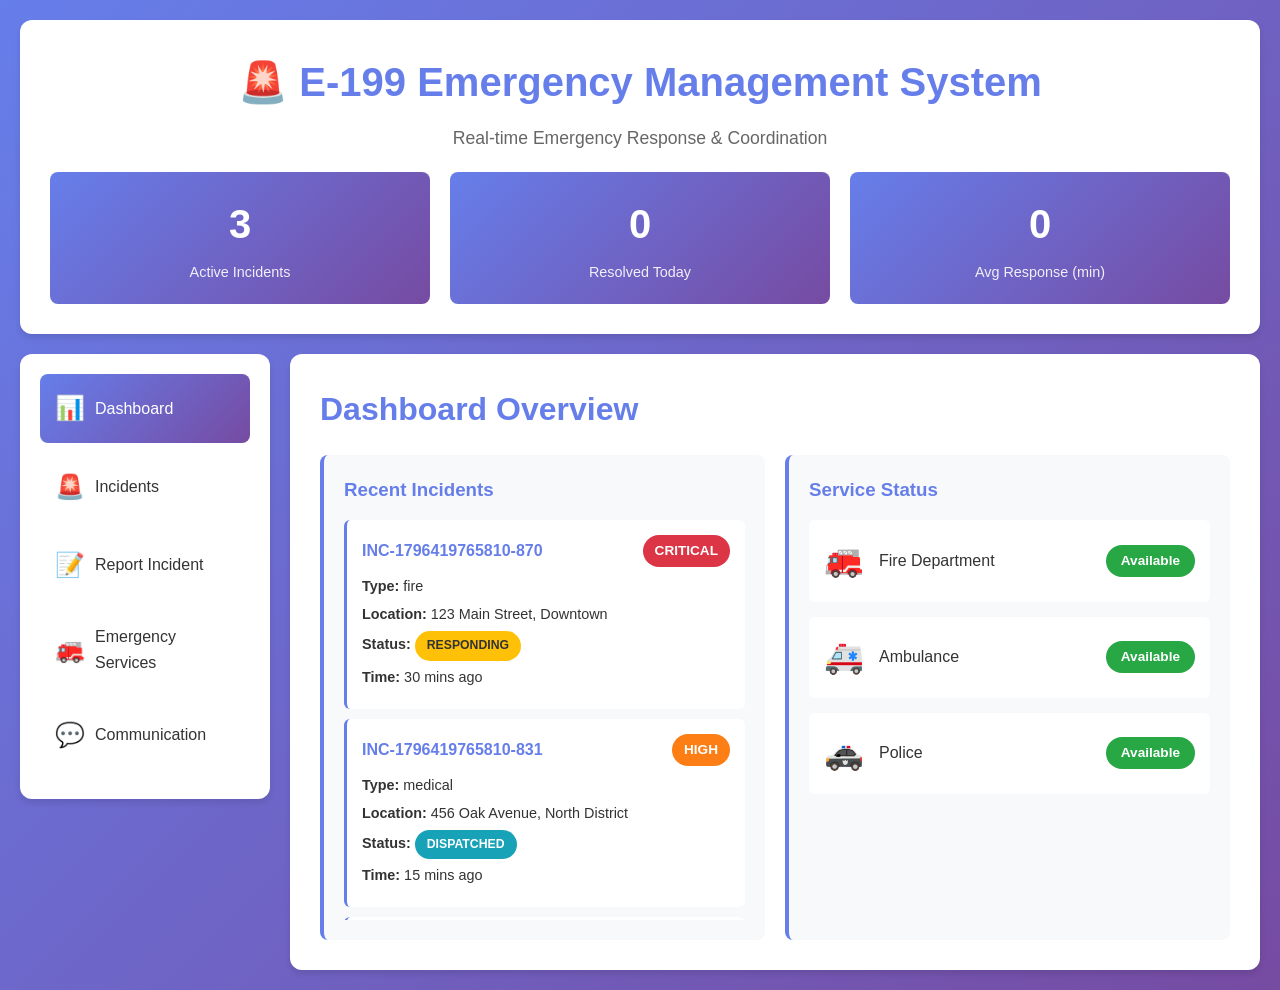
<file: index.html>
<!DOCTYPE html>
<html lang="en">
<head>
    <meta charset="UTF-8">
    <meta name="viewport" content="width=device-width, initial-scale=1.0">
    <title>E-199 Emergency Management System</title>
    <link rel="stylesheet" href="styles.css">
</head>
<body>
    <div class="container">
        <header>
            <div class="header-content">
                <h1>🚨 E-199 Emergency Management System</h1>
                <p class="tagline">Real-time Emergency Response & Coordination</p>
            </div>
            <div class="header-stats">
                <div class="stat-card active-incidents">
                    <span class="stat-number" id="activeCount">0</span>
                    <span class="stat-label">Active Incidents</span>
                </div>
                <div class="stat-card resolved-incidents">
                    <span class="stat-number" id="resolvedCount">0</span>
                    <span class="stat-label">Resolved Today</span>
                </div>
                <div class="stat-card response-time">
                    <span class="stat-number" id="avgResponseTime">0</span>
                    <span class="stat-label">Avg Response (min)</span>
                </div>
            </div>
        </header>

        <main>
            <div class="main-layout">
                <!-- Sidebar Navigation -->
                <aside class="sidebar">
                    <nav>
                        <ul class="nav-menu">
                            <li class="nav-item active" data-view="dashboard">
                                <span class="nav-icon">📊</span>
                                <span class="nav-text">Dashboard</span>
                            </li>
                            <li class="nav-item" data-view="incidents">
                                <span class="nav-icon">🚨</span>
                                <span class="nav-text">Incidents</span>
                            </li>
                            <li class="nav-item" data-view="report">
                                <span class="nav-icon">📝</span>
                                <span class="nav-text">Report Incident</span>
                            </li>
                            <li class="nav-item" data-view="services">
                                <span class="nav-icon">🚒</span>
                                <span class="nav-text">Emergency Services</span>
                            </li>
                            <li class="nav-item" data-view="communication">
                                <span class="nav-icon">💬</span>
                                <span class="nav-text">Communication</span>
                            </li>
                        </ul>
                    </nav>
                </aside>

                <!-- Main Content Area -->
                <div class="content">
                    <!-- Dashboard View -->
                    <section id="dashboard-view" class="view active-view">
                        <h2>Dashboard Overview</h2>
                        <div class="dashboard-grid">
                            <div class="dashboard-card">
                                <h3>Recent Incidents</h3>
                                <div id="recentIncidents" class="recent-incidents-list">
                                    <p class="no-data">No recent incidents</p>
                                </div>
                            </div>
                            <div class="dashboard-card">
                                <h3>Service Status</h3>
                                <div id="serviceStatus" class="service-status-list">
                                    <div class="service-item available">
                                        <span class="service-icon">🚒</span>
                                        <span class="service-name">Fire Department</span>
                                        <span class="service-badge">Available</span>
                                    </div>
                                    <div class="service-item available">
                                        <span class="service-icon">🚑</span>
                                        <span class="service-name">Ambulance</span>
                                        <span class="service-badge">Available</span>
                                    </div>
                                    <div class="service-item available">
                                        <span class="service-icon">🚓</span>
                                        <span class="service-name">Police</span>
                                        <span class="service-badge">Available</span>
                                    </div>
                                </div>
                            </div>
                        </div>
                    </section>

                    <!-- Incidents View -->
                    <section id="incidents-view" class="view">
                        <div class="view-header">
                            <h2>All Incidents</h2>
                            <div class="filter-controls">
                                <select id="statusFilter" class="filter-select">
                                    <option value="all">All Status</option>
                                    <option value="reported">Reported</option>
                                    <option value="dispatched">Dispatched</option>
                                    <option value="responding">Responding</option>
                                    <option value="resolved">Resolved</option>
                                </select>
                                <select id="priorityFilter" class="filter-select">
                                    <option value="all">All Priorities</option>
                                    <option value="critical">Critical</option>
                                    <option value="high">High</option>
                                    <option value="medium">Medium</option>
                                    <option value="low">Low</option>
                                </select>
                            </div>
                        </div>
                        <div class="incidents-table-wrapper">
                            <table class="incidents-table">
                                <thead>
                                    <tr>
                                        <th>ID</th>
                                        <th>Type</th>
                                        <th>Location</th>
                                        <th>Priority</th>
                                        <th>Status</th>
                                        <th>Time</th>
                                        <th>Actions</th>
                                    </tr>
                                </thead>
                                <tbody id="incidentsTableBody">
                                    <tr>
                                        <td colspan="7" class="no-data">No incidents reported</td>
                                    </tr>
                                </tbody>
                            </table>
                        </div>
                    </section>

                    <!-- Report Incident View -->
                    <section id="report-view" class="view">
                        <h2>Report New Incident</h2>
                        <form id="incidentForm" class="incident-form">
                            <div class="form-grid">
                                <div class="form-group">
                                    <label for="incidentType">Incident Type *</label>
                                    <select id="incidentType" required>
                                        <option value="">Select Type</option>
                                        <option value="fire">Fire</option>
                                        <option value="medical">Medical Emergency</option>
                                        <option value="accident">Traffic Accident</option>
                                        <option value="hazmat">Hazardous Materials</option>
                                        <option value="rescue">Rescue Operation</option>
                                        <option value="other">Other</option>
                                    </select>
                                </div>
                                <div class="form-group">
                                    <label for="priority">Priority Level *</label>
                                    <select id="priority" required>
                                        <option value="">Select Priority</option>
                                        <option value="critical">Critical</option>
                                        <option value="high">High</option>
                                        <option value="medium">Medium</option>
                                        <option value="low">Low</option>
                                    </select>
                                </div>
                                <div class="form-group full-width">
                                    <label for="location">Location *</label>
                                    <input type="text" id="location" placeholder="Enter address or location" required>
                                </div>
                                <div class="form-group">
                                    <label for="contactName">Contact Name</label>
                                    <input type="text" id="contactName" placeholder="Reporting person's name">
                                </div>
                                <div class="form-group">
                                    <label for="contactPhone">Contact Phone</label>
                                    <input type="tel" id="contactPhone" placeholder="Phone number">
                                </div>
                                <div class="form-group full-width">
                                    <label for="description">Description *</label>
                                    <textarea id="description" rows="4" placeholder="Describe the incident in detail" required></textarea>
                                </div>
                            </div>
                            <div class="form-actions">
                                <button type="submit" class="btn btn-primary">Submit Incident Report</button>
                                <button type="reset" class="btn btn-secondary">Clear Form</button>
                            </div>
                        </form>
                    </section>

                    <!-- Emergency Services View -->
                    <section id="services-view" class="view">
                        <h2>Emergency Services Management</h2>
                        <div class="services-grid">
                            <div class="service-card fire">
                                <div class="service-card-header">
                                    <span class="service-icon-large">🚒</span>
                                    <h3>Fire Department</h3>
                                </div>
                                <div class="service-card-body">
                                    <div class="service-info">
                                        <p><strong>Units Available:</strong> <span id="fireUnits">5</span></p>
                                        <p><strong>Personnel:</strong> <span id="firePersonnel">25</span></p>
                                        <p><strong>Status:</strong> <span class="badge-available">Available</span></p>
                                    </div>
                                    <div class="service-stats">
                                        <p><strong>Active Responses:</strong> <span id="fireActive">0</span></p>
                                        <p><strong>Today's Calls:</strong> <span id="fireCalls">0</span></p>
                                    </div>
                                </div>
                            </div>

                            <div class="service-card medical">
                                <div class="service-card-header">
                                    <span class="service-icon-large">🚑</span>
                                    <h3>Medical Emergency</h3>
                                </div>
                                <div class="service-card-body">
                                    <div class="service-info">
                                        <p><strong>Units Available:</strong> <span id="medicalUnits">8</span></p>
                                        <p><strong>Personnel:</strong> <span id="medicalPersonnel">32</span></p>
                                        <p><strong>Status:</strong> <span class="badge-available">Available</span></p>
                                    </div>
                                    <div class="service-stats">
                                        <p><strong>Active Responses:</strong> <span id="medicalActive">0</span></p>
                                        <p><strong>Today's Calls:</strong> <span id="medicalCalls">0</span></p>
                                    </div>
                                </div>
                            </div>

                            <div class="service-card police">
                                <div class="service-card-header">
                                    <span class="service-icon-large">🚓</span>
                                    <h3>Police Department</h3>
                                </div>
                                <div class="service-card-body">
                                    <div class="service-info">
                                        <p><strong>Units Available:</strong> <span id="policeUnits">12</span></p>
                                        <p><strong>Personnel:</strong> <span id="policePersonnel">48</span></p>
                                        <p><strong>Status:</strong> <span class="badge-available">Available</span></p>
                                    </div>
                                    <div class="service-stats">
                                        <p><strong>Active Responses:</strong> <span id="policeActive">0</span></p>
                                        <p><strong>Today's Calls:</strong> <span id="policeCalls">0</span></p>
                                    </div>
                                </div>
                            </div>
                        </div>
                    </section>

                    <!-- Communication View -->
                    <section id="communication-view" class="view">
                        <h2>Communication Center</h2>
                        <div class="communication-layout">
                            <div class="communication-panel">
                                <h3>Incident Updates</h3>
                                <div id="communicationFeed" class="communication-feed">
                                    <div class="communication-message system">
                                        <span class="message-time">System</span>
                                        <p>Communication center initialized. Ready to coordinate emergency responses.</p>
                                    </div>
                                </div>
                                <div class="communication-input">
                                    <input type="text" id="messageInput" placeholder="Type a message for coordination...">
                                    <button id="sendMessageBtn" class="btn btn-primary">Send</button>
                                </div>
                            </div>
                        </div>
                    </section>
                </div>
            </div>
        </main>
    </div>

    <!-- Incident Details Modal -->
    <div id="incidentModal" class="modal">
        <div class="modal-content">
            <div class="modal-header">
                <h2>Incident Details</h2>
                <span class="modal-close">&times;</span>
            </div>
            <div class="modal-body" id="modalBody">
                <!-- Details will be populated dynamically -->
            </div>
            <div class="modal-footer">
                <button class="btn btn-secondary close-modal">Close</button>
            </div>
        </div>
    </div>

    <script src="app.js"></script>
</body>
</html>
</file>
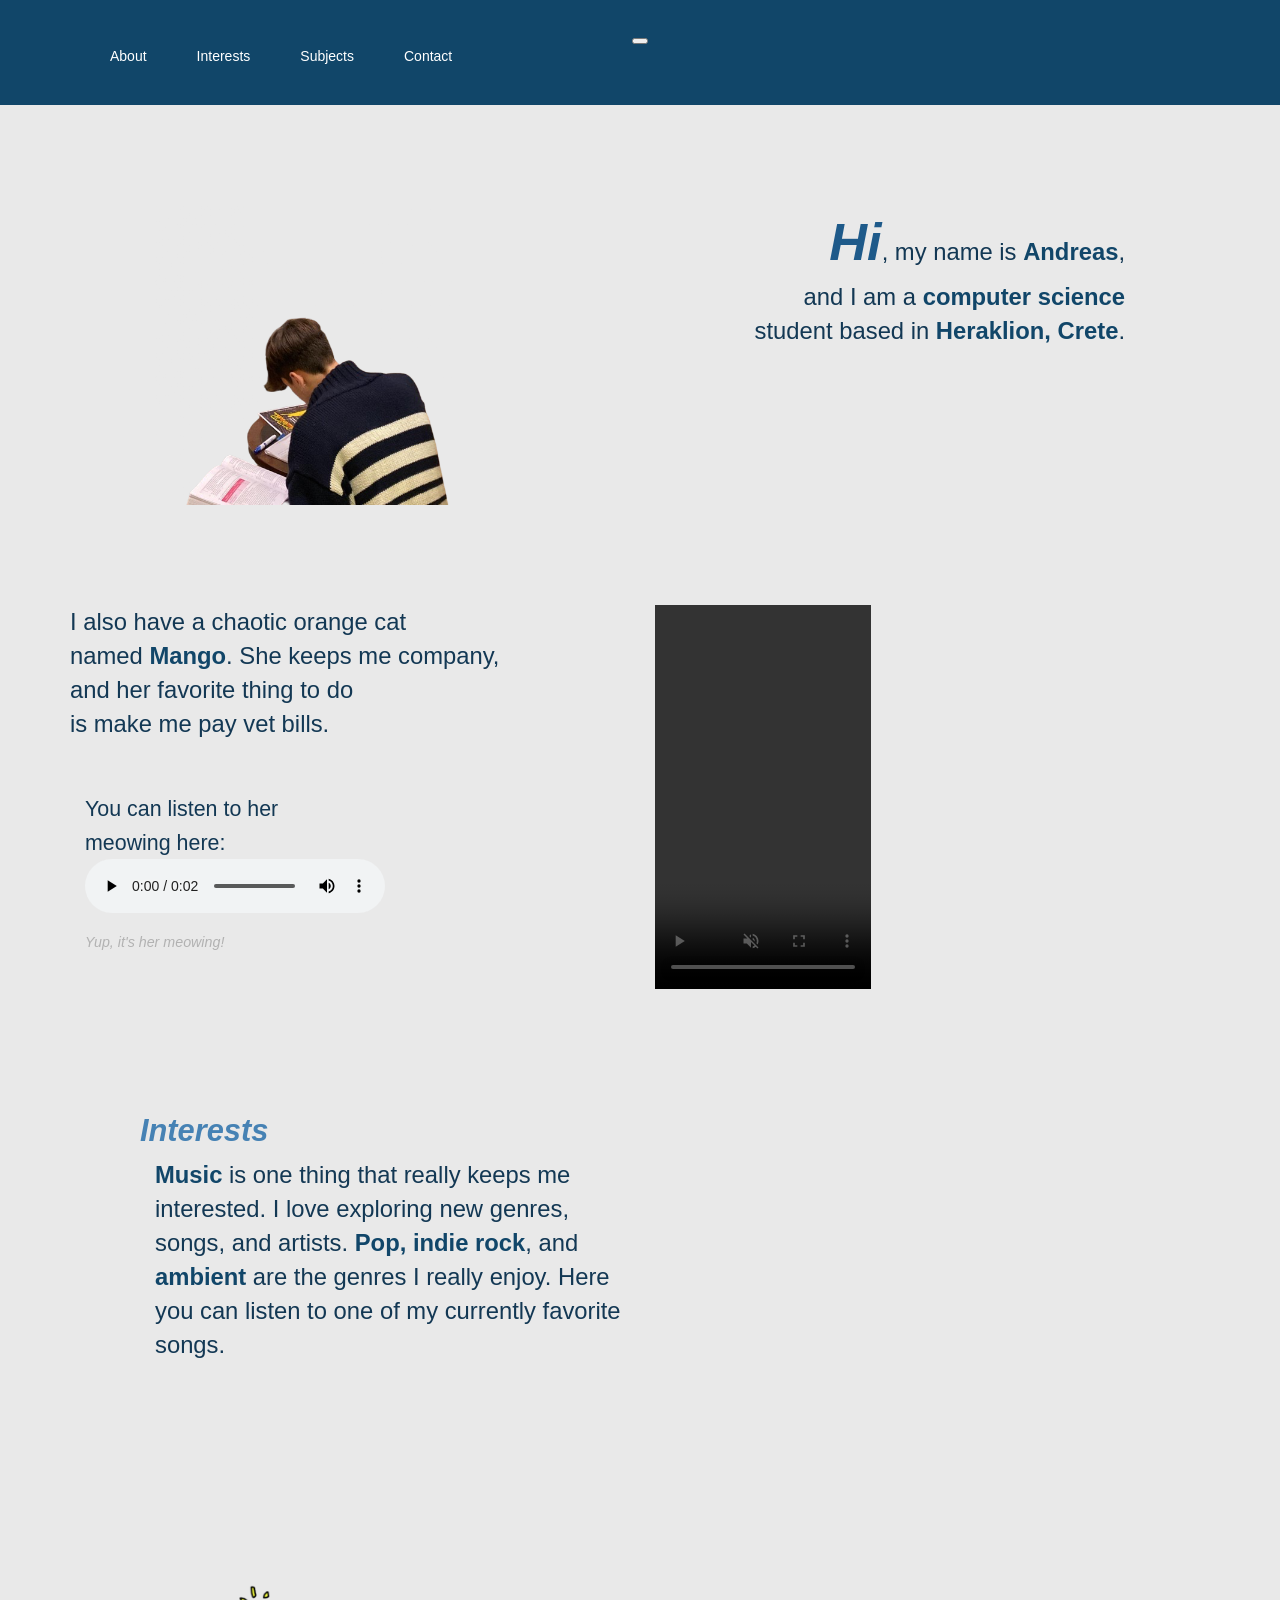
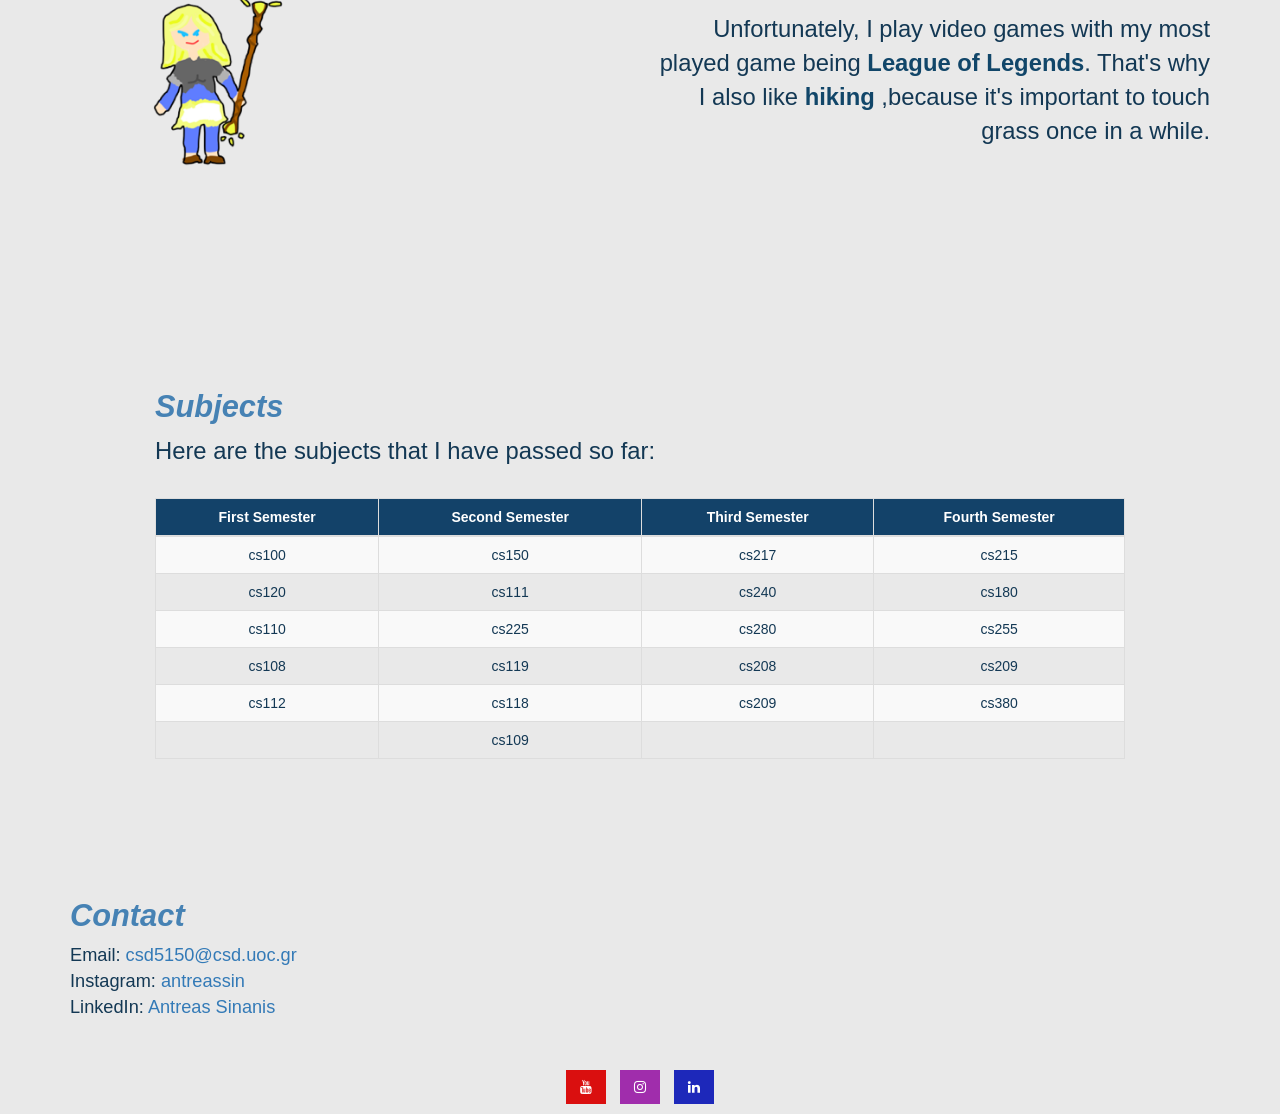
<file: A1_5150/assignment1/ask1.html>
<!DOCTYPE html>
<html lang="en">
<head>
    <meta charset="UTF-8">
    <meta name="viewport" content="width=device-width, initial-scale=1.0">
    <title>Personal Website</title>
    <link rel="icon" type="image/x-icon" href="images/icon_car.ico">
    <link rel="stylesheet" href="https://maxcdn.bootstrapcdn.com/bootstrap/3.4.1/css/bootstrap.min.css">
    <script src="https://ajax.googleapis.com/ajax/libs/jquery/3.7.1/jquery.min.js"></script>
    <script src="https://maxcdn.bootstrapcdn.com/bootstrap/3.4.1/js/bootstrap.min.js"></script>
    <link rel="stylesheet" href="style.css">
    <link rel="stylesheet" href="https://cdnjs.cloudflare.com/ajax/libs/font-awesome/4.7.0/css/font-awesome.min.css">
</head>
<body>
    <div id="fb-root"></div>
    <script async defer crossorigin="anonymous" 
        src="https://connect.facebook.net/en_US/sdk.js#xfbml=1&version=v15.0" 
        nonce="ABCDE">
    </script>   
    <header>
        <nav class="navbar navbar-expand-lg navbar-dark bg-dark">
            <div class="container">
                <button class="navbar-toggler mx-auto" type="button" data-toggle="collapse" data-target="#navbarNav" aria-controls="navbarNav" aria-expanded="false" aria-label="Toggle navigation">
                    <span class="navbar-toggler-icon"></span>
                </button>
                <div class="collapse navbar-collapse justify-content-center" id="navbarNav">
                    <ul class="navbar-nav">
                        <li class="nav-item"><a class="nav-link" href="#about">About</a></li>
                        <li class="nav-item"><a class="nav-link" href="#interests">Interests</a></li>
                        <li class="nav-item"><a class="nav-link" href="#subjects">Subjects</a></li>
                        <li class="nav-item"><a class="nav-link" href="#contact">Contact</a></li>
                    </ul>
                </div>
            </div>
        </nav>
    </header>
    
    <section id="about" class="container mt-5">
        <div class="row">
            <div class="col-md-6">
                <img src="images/me.png" class="ego_img" alt="me">
            </div>
            <div class="col-md-6">
                <p style="text-align: right;"><span class="hi">Hi</span>, my name is <strong>Andreas</strong>,<br>
                and I am a <strong>computer science</strong><br>
                student based in <strong>Heraklion, Crete</strong>.</p>
            </div>
        </div>
    </section>

    <section id="about_mango" class="container mt-5">
        <div class="row">
            <div class="col-md-6 text-align: left">
                <p>I also have a chaotic orange cat <br>
                named <strong>Mango</strong>. She keeps me company,<br>
                and her favorite thing to do <br>
                is make me pay vet bills.</p>
                <br>
            <div class="col-md-5">
                <br>
                <p><span class="u_can">You can listen to her meowing here:</span>
                    <audio controls>
                        <source src="mp3/miaou_voice.mp3" type="audio/mp3">
                    </audio>
                    <span class = "yup">Yup, it's her meowing!</span>
                </p>
            </div>
            </div>
            <div class="col-md-5 text-align: right">
                    <video width="216" height="384" loop controls autoplay muted>
                        <source src="vids/comp_cat.mp4" type="video/mp4">
                    </video>
            </div>
        </div>
    </section>
    <section id="interests" class="container mt-5">
        <div class="row">
            <h3 class="col-12">Interests</h3>
            <div class="col-md-6 text-left">
                <p>
                    <strong>Music</strong> is one thing that really keeps me interested.
                    I love exploring new genres, songs, and artists.
                    <strong>Pop, indie rock</strong>, and <strong> ambient</strong> are the genres I really enjoy.
                    Here you can listen to one of my currently favorite songs.
                </p>
            </div>
            <div class="col-md-6 text-right">
                <iframe width="100%" height="315"
                    src="https://www.youtube.com/embed/7j6C9METNm0"
                    frameborder="0" allow="accelerometer; autoplay; clipboard-write; encrypted-media; gyroscope; picture-in-picture" allowfullscreen>
                </iframe>
            </div>
        </div> 
    </section>
    
    <section id="interests_lol" class="container mt-5">
        <div class="row">
            <div class="col-md-6 text-left">
                <img src="images/lux11.png" class="lux" alt="lux" width="100%">
            </div>
            <div class="col-md-6 text-right">
                <p>
                    <br>
                    Unfortunately, I play video games with my
                    most played game being <strong> League of Legends</strong>.
                    That's why I also like <strong>hiking</strong> ,because
                    it's important to touch grass once in a while.
                </p>
            </div>
        </div>
    </section>
    
    
    <section id="subjects" class="container mt-5">
        <h3>Subjects</h3>
        <p>Here are the subjects that I have passed so far:</p>
        <div class="table-responsive">
            <table class="table table-striped table-bordered">
                <thead class="custom">
                    <tr>
                        <th>First Semester</th>
                        <th>Second Semester</th>
                        <th>Third Semester</th>
                        <th>Fourth Semester</th>
                    </tr>
                </thead>
                <tbody>
                    <tr>
                        <td>cs100</td>
                        <td>cs150</td>
                        <td>cs217</td>
                        <td>cs215</td>
                    </tr>
                    <tr>
                        <td>cs120</td>
                        <td>cs111</td>
                        <td>cs240</td>
                        <td>cs180</td>
                    </tr>
                    <tr>
                        <td>cs110</td>
                        <td>cs225</td>
                        <td>cs280</td>
                        <td>cs255</td>
                    </tr>
                    <tr>
                        <td>cs108</td>
                        <td>cs119</td>
                        <td>cs208</td>
                        <td>cs209</td>
                    </tr>
                    <tr>
                        <td>cs112</td>
                        <td>cs118</td>
                        <td>cs209</td>
                        <td>cs380</td>
                    </tr>
                    <tr>
                        <td></td>
                        <td>cs109</td>
                        <td></td>
                        <td></td>
                    </tr>
                </tbody>
            </table>
        </div>
    </section>
    
    <section id="contact" class="container mt-5">
        <h3>Contact</h3>
        <p>Email: <a href="mailto:csd5150@csd.uoc.gr">csd5150@csd.uoc.gr</a>
        <br>Instagram: <a href="https://www.instagram.com/antreassin/" target="_blank">antreassin</a>
        <br>LinkedIn: <a href="https://www.linkedin.com/in/antreas-sinanis-94623631a/" target="_blank">Antreas Sinanis</a>
        </p>
        <div class="fb-share-button" data-href="https://google.com" data-layout="button_count"></div>
    </section>
    
    
    <footer class="bg-dark text-white text-center py-4">
        <a href="https://www.youtube.com/watch?v=baYqvk5Db80" class="fa fa-youtube" target="_blank" ></a>
        <a href="https://www.instagram.com/antreassin/" class="fa fa-instagram" target="_blank"></a>
        <a href="https://www.linkedin.com/in/antreas-sinanis-94623631a/" class="fa fa-linkedin" target="_blank"></a>
    </footer>
</body>
</html>
</file>
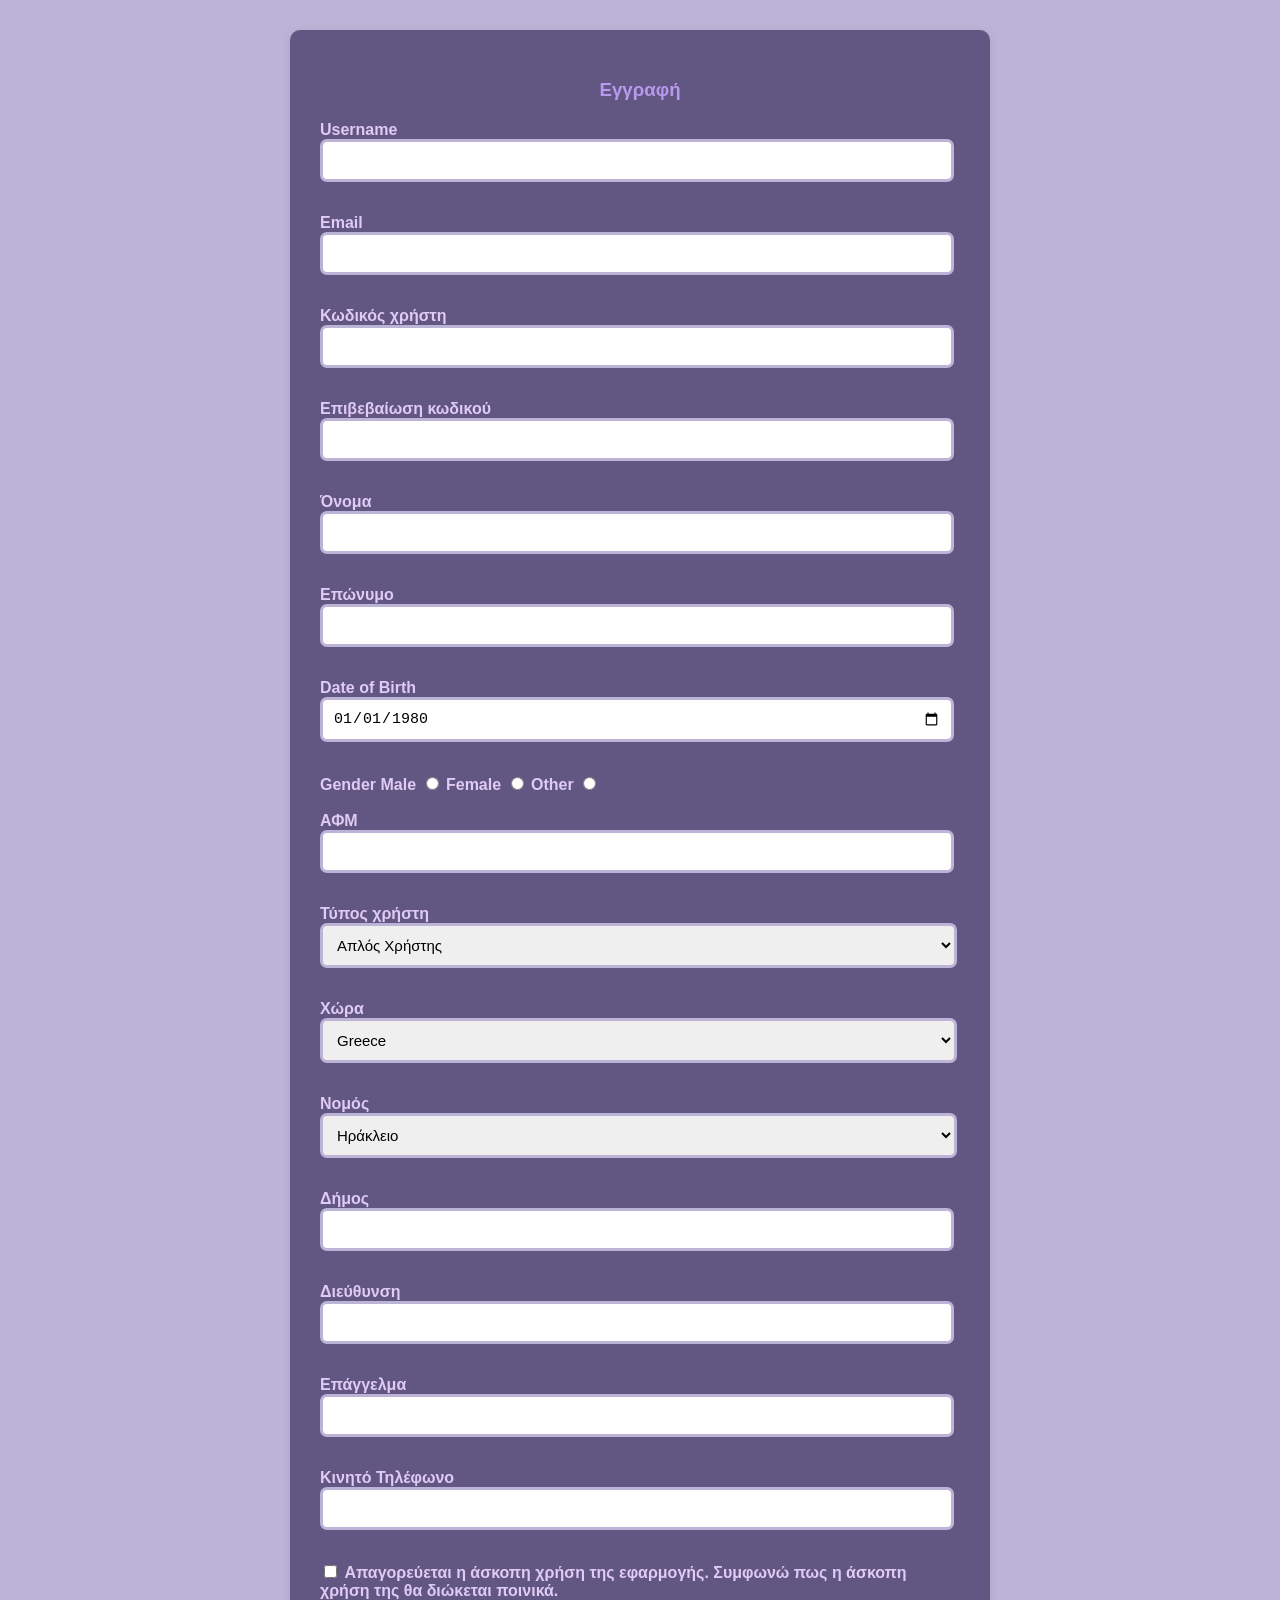
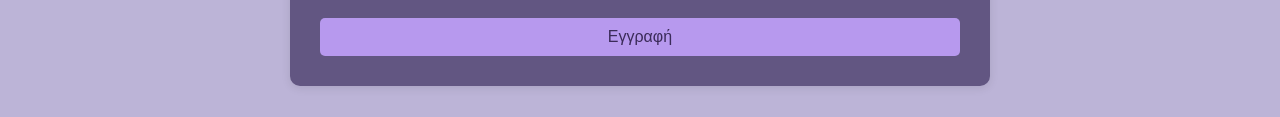
<file: A1_5150/assignment2/part2.html>
<!DOCTYPE html>
<html lang="en">
<head>
    <meta charset="UTF-8">
    <meta name="viewport" content="width=device-width, initial-scale=1.0">
    <link rel="stylesheet" href="style.css">
    <title>registration form</title>
</head>
<body>
    <div class="container">
        <div class="form-wrapper">
            <h3 class="text-center">Εγγραφή</h3>
            <form method="post">
                <div class="sect">
                    <label for="username">Username</label>
                    <input type="text" class="form-control" id="username" name="username"
                           pattern="[A-Za-z][A-Za-z0-9]{7,}" title="Κείμενο τουλάχιστον 8 χαρακτήρων, μη ξεκινά με αριθμό ή σύμβολο" required>
                </div>
                <br>
                <div class="sect">
                    <label for="email">Email</label>
                    <input type="email" class="form-control" id="email" name="email" title="Πρέπει να βάλετε ένα έγκυρο mail" required>
                </div>
                <br>
                <div class="sect">
                    <label for="password">Κωδικός χρήστη</label>
                    <input type="password" class="form-control" id="password" name="password" pattern="(?=.*\d)(?=.*[a-z])(?=.*[A-Z])(?=.*\W).{8,18}" title = "Κείμενο 8 έως 18 χαρακτήρες, σύμβολα, αριθμός και κεφαλαίο γράμμα" required>
                </div>
                <br>
                <div class="sect">
                    <label for="password">Επιβεβαίωση κωδικού</label>
                    <input type="password" class="form-control" id="password" name="password" pattern="(?=.*\d)(?=.*[a-z])(?=.*[A-Z])(?=.*\W).{8,18}" title ="ίδιος κωδικός με τον πάνω" required>
                </div>
                <br>
                <div class="sect">
                    <label for="firstname">Όνομα</label>
                    <input type="text" class="form-control" id="firstname" name="firstname" pattern="[A-Za-z]{3,30}" title = "3-30 χαρακτήρες, μη περιέχει αριθμούς" required>
                </div>
                <br>
                <div class="sect">
                    <label for="lastname">Επώνυμο</label>
                    <input type="text" class="form-control" id="lastname" name="lastname" pattern="[A-Za-z]{3,30}" title = "3-30 χαρακτήρες, μη περιέχει αριθμούς" required>
                </div>
                <br>
                <div class="sect">
                    <label for="birthdate">Date of Birth</label>
                    <input type="date" class="form-control" id="birthdate" name="birthdate" min="1920-01-01" max="2011-12-31" value="1980-01-01" title ="ημερομηνία γέννησης " required>
                </div>
                <br>
                <div class="check_gen">
                    <label for="gender">Gender</label>
                    <label class="form-check-label" for="male">Male</label>
                    <input class="form-check-input" type="radio" id="male" name="gender" value="male" required>
                    <label class="form-check-label" for="female">Female</label>
                    <input class="form-check-input" type="radio" id="female" name="gender" value="female" required>
                    <label class="form-check-label" for="other">Other</label>
                    <input class="form-check-input" type="radio" id="other" name="gender" value="other" required>
                </div>
                <br>
                <div class="sect">
                    <label for="afm">ΑΦΜ</label>
                    <input type="text" class="form-control" id="afm" name="afm" pattern="[0-9]{10}" title="10 αριθμοί" required>
                </div>
                <br>
                <div class="sect">
                    <label for="type">Τύπος χρήστη</label>
                    <select class="form-control2" id="type" name="type" required>
                        <option value="regular">Απλός Χρήστης</option>
                        <option value="volunteer">Εθελοντής Πυροσβέστης</option>
                    </select>
                </div><br>
                <div class="sect">
                    <label for="country">Χώρα</label>
                    <select class="form-control2" id="country" name="country" required>
                        <option value="GR">Greece</option>
                        <option value="">country</option>
                        <option value="AF">Afghanistan</option>
                        <option value="AX">Åland Islands</option>
                        <option value="AL">Albania</option>
                        <option value="DZ">Algeria</option>
                        <option value="AS">American Samoa</option>
                        <option value="AD">Andorra</option>
                        <option value="AO">Angola</option>
                        <option value="AI">Anguilla</option>
                        <option value="AQ">Antarctica</option>
                        <option value="AG">Antigua and Barbuda</option>
                        <option value="AR">Argentina</option>
                        <option value="AM">Armenia</option>
                        <option value="AW">Aruba</option>
                        <option value="AU">Australia</option>
                        <option value="AT">Austria</option>
                        <option value="AZ">Azerbaijan</option>
                        <option value="BS">Bahamas</option>
                        <option value="BH">Bahrain</option>
                        <option value="BD">Bangladesh</option>
                        <option value="BB">Barbados</option>
                        <option value="BY">Belarus</option>
                        <option value="BE">Belgium</option>
                        <option value="BZ">Belize</option>
                        <option value="BJ">Benin</option>
                        <option value="BM">Bermuda</option>
                        <option value="BT">Bhutan</option>
                        <option value="BO">Bolivia (Plurinational State of)</option>
                        <option value="BA">Bosnia and Herzegovina</option>
                        <option value="BW">Botswana</option>
                        <option value="BV">Bouvet Island</option>
                        <option value="BR">Brazil</option>
                        <option value="IO">British Indian Ocean Territory</option>
                        <option value="BN">Brunei Darussalam</option>
                        <option value="BG">Bulgaria</option>
                        <option value="BF">Burkina Faso</option>
                        <option value="BI">Burundi</option>
                        <option value="CV">Cabo Verde</option>
                        <option value="KH">Cambodia</option>
                        <option value="CM">Cameroon</option>
                        <option value="CA">Canada</option>
                        <option value="BQ">Caribbean Netherlands</option>
                        <option value="KY">Cayman Islands</option>
                        <option value="CF">Central African Republic</option>
                        <option value="TD">Chad</option>
                        <option value="CL">Chile</option>
                        <option value="CN">China</option>
                        <option value="CX">Christmas Island</option>
                        <option value="CC">Cocos (Keeling) Islands</option>
                        <option value="CO">Colombia</option>
                        <option value="KM">Comoros</option>
                        <option value="CG">Congo</option>
                        <option value="CD">Congo, Democratic Republic of the</option>
                        <option value="CK">Cook Islands</option>
                        <option value="CR">Costa Rica</option>
                        <option value="HR">Croatia</option>
                        <option value="CU">Cuba</option>
                        <option value="CW">Curaçao</option>
                        <option value="CY">Cyprus</option>
                        <option value="CZ">Czech Republic</option>
                        <option value="CI">Côte d'Ivoire</option>
                        <option value="DK">Denmark</option>
                        <option value="DJ">Djibouti</option>
                        <option value="DM">Dominica</option>
                        <option value="DO">Dominican Republic</option>
                        <option value="EC">Ecuador</option>
                        <option value="EG">Egypt</option>
                        <option value="SV">El Salvador</option>
                        <option value="GQ">Equatorial Guinea</option>
                        <option value="ER">Eritrea</option>
                        <option value="EE">Estonia</option>
                        <option value="SZ">Eswatini (Swaziland)</option>
                        <option value="ET">Ethiopia</option>
                        <option value="FK">Falkland Islands (Malvinas)</option>
                        <option value="FO">Faroe Islands</option>
                        <option value="FJ">Fiji</option>
                        <option value="FI">Finland</option>
                        <option value="FR">France</option>
                        <option value="GF">French Guiana</option>
                        <option value="PF">French Polynesia</option>
                        <option value="TF">French Southern Territories</option>
                        <option value="GA">Gabon</option>
                        <option value="GM">Gambia</option>
                        <option value="GE">Georgia</option>
                        <option value="DE">Germany</option>
                        <option value="GH">Ghana</option>
                        <option value="GI">Gibraltar</option>
                        <option value="GL">Greenland</option>
                        <option value="GD">Grenada</option>
                        <option value="GP">Guadeloupe</option>
                        <option value="GU">Guam</option>
                        <option value="GT">Guatemala</option>
                        <option value="GG">Guernsey</option>
                        <option value="GN">Guinea</option>
                        <option value="GW">Guinea-Bissau</option>
                        <option value="GY">Guyana</option>
                        <option value="HT">Haiti</option>
                        <option value="HM">Heard Island and Mcdonald Islands</option>
                        <option value="HN">Honduras</option>
                        <option value="HK">Hong Kong</option>
                        <option value="HU">Hungary</option>
                        <option value="IS">Iceland</option>
                        <option value="IN">India</option>
                        <option value="ID">Indonesia</option>
                        <option value="IR">Iran</option>
                        <option value="IQ">Iraq</option>
                        <option value="IE">Ireland</option>
                        <option value="IM">Isle of Man</option>
                        <option value="IL">Israel</option>
                        <option value="IT">Italy</option>
                        <option value="JM">Jamaica</option>
                        <option value="JP">Japan</option>
                        <option value="JE">Jersey</option>
                        <option value="JO">Jordan</option>
                        <option value="KZ">Kazakhstan</option>
                        <option value="KE">Kenya</option>
                        <option value="KI">Kiribati</option>
                        <option value="KP">Korea, North</option>
                        <option value="KR">Korea, South</option>
                        <option value="XK">Kosovo</option>
                        <option value="KW">Kuwait</option>
                        <option value="KG">Kyrgyzstan</option>
                        <option value="LA">Lao People's Democratic Republic</option>
                        <option value="LV">Latvia</option>
                        <option value="LB">Lebanon</option>
                        <option value="LS">Lesotho</option>
                        <option value="LR">Liberia</option>
                        <option value="LY">Libya</option>
                        <option value="LI">Liechtenstein</option>
                        <option value="LT">Lithuania</option>
                        <option value="LU">Luxembourg</option>
                        <option value="MO">Macao</option>
                        <option value="MK">Macedonia North</option>
                        <option value="MG">Madagascar</option>
                        <option value="MW">Malawi</option>
                        <option value="MY">Malaysia</option>
                        <option value="MV">Maldives</option>
                        <option value="ML">Mali</option>
                        <option value="MT">Malta</option>
                        <option value="MH">Marshall Islands</option>
                        <option value="MQ">Martinique</option>
                        <option value="MR">Mauritania</option>
                        <option value="MU">Mauritius</option>
                        <option value="YT">Mayotte</option>
                        <option value="MX">Mexico</option>
                        <option value="FM">Micronesia</option>
                        <option value="MD">Moldova</option>
                        <option value="MC">Monaco</option>
                        <option value="MN">Mongolia</option>
                        <option value="ME">Montenegro</option>
                        <option value="MS">Montserrat</option>
                        <option value="MA">Morocco</option>
                        <option value="MZ">Mozambique</option>
                        <option value="MM">Myanmar (Burma)</option>
                        <option value="NA">Namibia</option>
                        <option value="NR">Nauru</option>
                        <option value="NP">Nepal</option>
                        <option value="NL">Netherlands</option>
                        <option value="AN">Netherlands Antilles</option>
                        <option value="NC">New Caledonia</option>
                        <option value="NZ">New Zealand</option>
                        <option value="NI">Nicaragua</option>
                        <option value="NE">Niger</option>
                        <option value="NG">Nigeria</option>
                        <option value="NU">Niue</option>
                        <option value="NF">Norfolk Island</option>
                        <option value="MP">Northern Mariana Islands</option>
                        <option value="NO">Norway</option>
                        <option value="OM">Oman</option>
                        <option value="PK">Pakistan</option>
                        <option value="PW">Palau</option>
                        <option value="PS">Palestine</option>
                        <option value="PA">Panama</option>
                        <option value="PG">Papua New Guinea</option>
                        <option value="PY">Paraguay</option>
                        <option value="PE">Peru</option>
                        <option value="PH">Philippines</option>
                        <option value="PN">Pitcairn Islands</option>
                        <option value="PL">Poland</option>
                        <option value="PT">Portugal</option>
                        <option value="PR">Puerto Rico</option>
                        <option value="QA">Qatar</option>
                        <option value="RE">Reunion</option>
                        <option value="RO">Romania</option>
                        <option value="RU">Russian Federation</option>
                        <option value="RW">Rwanda</option>
                        <option value="BL">Saint Barthelemy</option>
                        <option value="SH">Saint Helena</option>
                        <option value="KN">Saint Kitts and Nevis</option>
                        <option value="LC">Saint Lucia</option>
                        <option value="MF">Saint Martin</option>
                        <option value="PM">Saint Pierre and Miquelon</option>
                        <option value="VC">Saint Vincent and the Grenadines</option>
                        <option value="WS">Samoa</option>
                        <option value="SM">San Marino</option>
                        <option value="ST">Sao Tome and Principe</option>
                        <option value="SA">Saudi Arabia</option>
                        <option value="SN">Senegal</option>
                        <option value="RS">Serbia</option>
                        <option value="CS">Serbia and Montenegro</option>
                        <option value="SC">Seychelles</option>
                        <option value="SL">Sierra Leone</option>
                        <option value="SG">Singapore</option>
                        <option value="SX">Sint Maarten</option>
                        <option value="SK">Slovakia</option>
                        <option value="SI">Slovenia</option>
                        <option value="SB">Solomon Islands</option>
                        <option value="SO">Somalia</option>
                        <option value="ZA">South Africa</option>
                        <option value="GS">South Georgia and the South Sandwich Islands</option>
                        <option value="SS">South Sudan</option>
                        <option value="ES">Spain</option>
                        <option value="LK">Sri Lanka</option>
                        <option value="SD">Sudan</option>
                        <option value="SR">Suriname</option>
                        <option value="SJ">Svalbard and Jan Mayen</option>
                        <option value="SE">Sweden</option>
                        <option value="CH">Switzerland</option>
                        <option value="SY">Syria</option>
                        <option value="TW">Taiwan</option>
                        <option value="TJ">Tajikistan</option>
                        <option value="TZ">Tanzania</option>
                        <option value="TH">Thailand</option>
                        <option value="TL">Timor-Leste</option>
                        <option value="TG">Togo</option>
                        <option value="TK">Tokelau</option>
                        <option value="TO">Tonga</option>
                        <option value="TT">Trinidad and Tobago</option>
                        <option value="TN">Tunisia</option>
                        <option value="TR">Turkey (Türkiye)</option>
                        <option value="TM">Turkmenistan</option>
                        <option value="TC">Turks and Caicos Islands</option>
                        <option value="TV">Tuvalu</option>
                        <option value="UM">U.S. Outlying Islands</option>
                        <option value="UG">Uganda</option>
                        <option value="UA">Ukraine</option>
                        <option value="AE">United Arab Emirates</option>
                        <option value="GB">United Kingdom</option>
                        <option value="US">United States</option>
                        <option value="UY">Uruguay</option>
                        <option value="UZ">Uzbekistan</option>
                        <option value="VU">Vanuatu</option>
                        <option value="VA">Vatican City Holy See</option>
                        <option value="VE">Venezuela</option>
                        <option value="VN">Vietnam</option>
                        <option value="VG">Virgin Islands, British</option>
                        <option value="VI">Virgin Islands, U.S</option>
                        <option value="WF">Wallis and Futuna</option>
                        <option value="EH">Western Sahara</option>
                        <option value="YE">Yemen</option>
                        <option value="ZM">Zambia</option>
                        <option value="ZW">Zimbabwe</option>
                    </select>
                </div><br>
                <div class="sect">
                    <label for="prefecture">Νομός</label>
                    <select class="form-control2" id="prefecture" name="prefecture" required>
                        <option value="Iraklio">Ηράκλειο</option>
                        <option value="Chania">Χανιά</option>
                        <option value="Rethimno">Ρέθυμνο</option>
                        <option value="Lasithi">Λασίθι</option>
                    </select>
                </div>
                <br>
                <div class="sect">
                    <label for="municipality">Δήμος</label>
                    <input type="text" class="form-control" id="municipality" name="municipality" pattern="[A-Za-z]{3,30}" title ="3-30 χαρακτήρες" required>
                </div>
                <br>
                <div class="sect">
                    <label for="address">Διεύθυνση</label>
                    <input type="text" class="form-control" id="address" name="address" pattern="[A-Za-z0-9\s]{10,150}" title="10-150 χαρακτήρες και αριθμοί" required>
                </div>
                <br>
                <div class="sect">
                    <label for="job">Επάγγελμα</label>
                    <input type="text" class="form-control" id="job" name="job" pattern="[A-Za-z]{3,30}" title="3-30 χαρακτήρες" required>
                </div>
                <br>
                <div class="sect">
                    <label for="telephone">Κινητό Τηλέφωνο</label>
                    <input type="tel" class="form-control" id="telephone" name="telephone" pattern="[0-9]{10,14}" required>
                </div>
                <br>
                <div class="checker">
                    <input type="checkbox" class="form-check-input" id="terms" name="terms" required>
                    <label class="form-check-label" for="terms"> Απαγορεύεται η άσκοπη χρήση της εφαρμογής. Συμφωνώ
                        πως η άσκοπη χρήση της θα διώκεται ποινικά.
                    </label>
                </div><br>
                <button class =btn type="submit">Εγγραφή</button>
            </form>
        </div>
    </div>
</body>
</html>
</file>
<file: styles.css>
/* Global Styles and Reset */
* {
    margin: 0;
    padding: 0;
    box-sizing: border-box;
}

body {
    font-family: -apple-system, BlinkMacSystemFont, 'Segoe UI', Roboto, Oxygen, Ubuntu, Cantarell, sans-serif;
    background: linear-gradient(135deg, #667eea 0%, #764ba2 100%);
    color: #333;
    line-height: 1.6;
    min-height: 100vh;
}

.container {
    max-width: 1400px;
    margin: 0 auto;
    padding: 20px;
}

/* Header Styles */
header {
    background: white;
    border-radius: 12px;
    padding: 30px;
    margin-bottom: 20px;
    box-shadow: 0 4px 6px rgba(0, 0, 0, 0.1);
}

.header-content {
    text-align: center;
    margin-bottom: 20px;
}

.header-content h1 {
    color: #667eea;
    font-size: 2.5em;
    margin-bottom: 10px;
}

.tagline {
    color: #666;
    font-size: 1.1em;
}

.header-stats {
    display: grid;
    grid-template-columns: repeat(auto-fit, minmax(200px, 1fr));
    gap: 20px;
    margin-top: 20px;
}

.stat-card {
    background: linear-gradient(135deg, #667eea 0%, #764ba2 100%);
    color: white;
    padding: 20px;
    border-radius: 8px;
    text-align: center;
    transition: transform 0.3s;
}

.stat-card:hover {
    transform: translateY(-5px);
}

.stat-number {
    display: block;
    font-size: 2.5em;
    font-weight: bold;
    margin-bottom: 5px;
}

.stat-label {
    display: block;
    font-size: 0.9em;
    opacity: 0.9;
}

/* Main Layout */
.main-layout {
    display: grid;
    grid-template-columns: 250px 1fr;
    gap: 20px;
}

/* Sidebar Navigation */
.sidebar {
    background: white;
    border-radius: 12px;
    padding: 20px;
    box-shadow: 0 4px 6px rgba(0, 0, 0, 0.1);
    height: fit-content;
    position: sticky;
    top: 20px;
}

.nav-menu {
    list-style: none;
}

.nav-item {
    display: flex;
    align-items: center;
    padding: 15px;
    margin-bottom: 10px;
    border-radius: 8px;
    cursor: pointer;
    transition: all 0.3s;
}

.nav-item:hover {
    background: #f5f5f5;
}

.nav-item.active {
    background: linear-gradient(135deg, #667eea 0%, #764ba2 100%);
    color: white;
}

.nav-icon {
    font-size: 1.5em;
    margin-right: 10px;
}

.nav-text {
    font-weight: 500;
}

/* Content Area */
.content {
    background: white;
    border-radius: 12px;
    padding: 30px;
    box-shadow: 0 4px 6px rgba(0, 0, 0, 0.1);
    min-height: 600px;
}

.view {
    display: none;
}

.view.active-view {
    display: block;
}

.view h2 {
    color: #667eea;
    margin-bottom: 20px;
    font-size: 2em;
}

.view-header {
    display: flex;
    justify-content: space-between;
    align-items: center;
    margin-bottom: 20px;
}

/* Dashboard Styles */
.dashboard-grid {
    display: grid;
    grid-template-columns: repeat(auto-fit, minmax(400px, 1fr));
    gap: 20px;
}

.dashboard-card {
    background: #f8f9fa;
    border-radius: 8px;
    padding: 20px;
    border-left: 4px solid #667eea;
}

.dashboard-card h3 {
    color: #667eea;
    margin-bottom: 15px;
}

.recent-incidents-list {
    max-height: 400px;
    overflow-y: auto;
}

.incident-item {
    background: white;
    padding: 15px;
    margin-bottom: 10px;
    border-radius: 6px;
    border-left: 3px solid #667eea;
    cursor: pointer;
    transition: all 0.3s;
}

.incident-item:hover {
    transform: translateX(5px);
    box-shadow: 0 2px 4px rgba(0, 0, 0, 0.1);
}

.incident-header {
    display: flex;
    justify-content: space-between;
    align-items: center;
    margin-bottom: 8px;
}

.incident-id {
    font-weight: bold;
    color: #667eea;
}

.incident-body p {
    margin: 5px 0;
    font-size: 0.9em;
}

.service-status-list {
    display: flex;
    flex-direction: column;
    gap: 15px;
}

.service-item {
    display: flex;
    align-items: center;
    justify-content: space-between;
    background: white;
    padding: 15px;
    border-radius: 6px;
}

.service-icon {
    font-size: 2em;
    margin-right: 15px;
}

.service-name {
    flex: 1;
    font-weight: 500;
}

.service-badge {
    padding: 5px 15px;
    border-radius: 20px;
    background: #28a745;
    color: white;
    font-size: 0.85em;
    font-weight: bold;
}

/* Incidents Table */
.incidents-table-wrapper {
    overflow-x: auto;
}

.incidents-table {
    width: 100%;
    border-collapse: collapse;
    margin-top: 20px;
}

.incidents-table thead {
    background: linear-gradient(135deg, #667eea 0%, #764ba2 100%);
    color: white;
}

.incidents-table th,
.incidents-table td {
    padding: 15px;
    text-align: left;
}

.incidents-table tbody tr {
    border-bottom: 1px solid #e0e0e0;
    transition: background 0.3s;
}

.incidents-table tbody tr:hover {
    background: #f5f5f5;
}

.no-data {
    text-align: center;
    color: #999;
    padding: 40px;
    font-style: italic;
}

/* Priority Badges */
.priority-badge {
    padding: 5px 12px;
    border-radius: 20px;
    font-size: 0.85em;
    font-weight: bold;
    display: inline-block;
}

.priority-critical {
    background: #dc3545;
    color: white;
}

.priority-high {
    background: #fd7e14;
    color: white;
}

.priority-medium {
    background: #ffc107;
    color: #333;
}

.priority-low {
    background: #6c757d;
    color: white;
}

/* Status Badges */
.status-badge {
    padding: 5px 12px;
    border-radius: 20px;
    font-size: 0.85em;
    font-weight: bold;
    display: inline-block;
}

.status-reported {
    background: #007bff;
    color: white;
}

.status-dispatched {
    background: #17a2b8;
    color: white;
}

.status-responding {
    background: #ffc107;
    color: #333;
}

.status-resolved {
    background: #28a745;
    color: white;
}

/* Filter Controls */
.filter-controls {
    display: flex;
    gap: 10px;
}

.filter-select {
    padding: 10px 15px;
    border: 2px solid #667eea;
    border-radius: 6px;
    font-size: 0.95em;
    cursor: pointer;
}

/* Form Styles */
.incident-form {
    max-width: 800px;
}

.form-grid {
    display: grid;
    grid-template-columns: repeat(2, 1fr);
    gap: 20px;
    margin-bottom: 20px;
}

.form-group {
    display: flex;
    flex-direction: column;
}

.form-group.full-width {
    grid-column: 1 / -1;
}

.form-group label {
    margin-bottom: 8px;
    font-weight: 500;
    color: #333;
}

.form-group input,
.form-group select,
.form-group textarea {
    padding: 12px;
    border: 2px solid #e0e0e0;
    border-radius: 6px;
    font-size: 1em;
    transition: border-color 0.3s;
}

.form-group input:focus,
.form-group select:focus,
.form-group textarea:focus {
    outline: none;
    border-color: #667eea;
}

.form-group textarea {
    resize: vertical;
    font-family: inherit;
}

.form-actions {
    display: flex;
    gap: 15px;
}

/* Buttons */
.btn {
    padding: 12px 30px;
    border: none;
    border-radius: 6px;
    font-size: 1em;
    font-weight: 500;
    cursor: pointer;
    transition: all 0.3s;
}

.btn-primary {
    background: linear-gradient(135deg, #667eea 0%, #764ba2 100%);
    color: white;
}

.btn-primary:hover {
    transform: translateY(-2px);
    box-shadow: 0 4px 8px rgba(102, 126, 234, 0.4);
}

.btn-secondary {
    background: #6c757d;
    color: white;
}

.btn-secondary:hover {
    background: #5a6268;
}

.btn-action {
    padding: 8px 16px;
    font-size: 0.9em;
    background: #667eea;
    color: white;
    border: none;
    border-radius: 4px;
    cursor: pointer;
    transition: background 0.3s;
}

.btn-action:hover {
    background: #5568d3;
}

/* Emergency Services Cards */
.services-grid {
    display: grid;
    grid-template-columns: repeat(auto-fit, minmax(300px, 1fr));
    gap: 20px;
}

.service-card {
    background: white;
    border-radius: 12px;
    padding: 25px;
    box-shadow: 0 4px 6px rgba(0, 0, 0, 0.1);
    border-top: 5px solid;
}

.service-card.fire {
    border-top-color: #dc3545;
}

.service-card.medical {
    border-top-color: #007bff;
}

.service-card.police {
    border-top-color: #17a2b8;
}

.service-card-header {
    display: flex;
    align-items: center;
    margin-bottom: 20px;
}

.service-icon-large {
    font-size: 3em;
    margin-right: 15px;
}

.service-card-header h3 {
    color: #333;
    font-size: 1.5em;
}

.service-card-body {
    display: flex;
    flex-direction: column;
    gap: 15px;
}

.service-info,
.service-stats {
    background: #f8f9fa;
    padding: 15px;
    border-radius: 6px;
}

.service-info p,
.service-stats p {
    margin: 8px 0;
    display: flex;
    justify-content: space-between;
}

.badge-available {
    padding: 3px 10px;
    border-radius: 12px;
    background: #28a745;
    color: white;
    font-size: 0.85em;
}

.badge-busy {
    padding: 3px 10px;
    border-radius: 12px;
    background: #ffc107;
    color: #333;
    font-size: 0.85em;
}

/* Communication Panel */
.communication-layout {
    max-width: 900px;
}

.communication-panel {
    background: #f8f9fa;
    border-radius: 12px;
    padding: 20px;
}

.communication-panel h3 {
    color: #667eea;
    margin-bottom: 15px;
}

.communication-feed {
    background: white;
    border-radius: 8px;
    padding: 20px;
    max-height: 500px;
    overflow-y: auto;
    margin-bottom: 15px;
}

.communication-message {
    margin-bottom: 15px;
    padding: 15px;
    border-radius: 8px;
    background: #f8f9fa;
}

.communication-message.system {
    background: #e7f3ff;
    border-left: 3px solid #007bff;
}

.communication-message.user {
    background: #e7ffe7;
    border-left: 3px solid #28a745;
}

.message-time {
    display: block;
    font-size: 0.85em;
    color: #666;
    margin-bottom: 5px;
    font-weight: bold;
}

.communication-message p {
    margin: 0;
}

.communication-input {
    display: flex;
    gap: 10px;
}

.communication-input input {
    flex: 1;
    padding: 12px;
    border: 2px solid #e0e0e0;
    border-radius: 6px;
    font-size: 1em;
}

.communication-input input:focus {
    outline: none;
    border-color: #667eea;
}

/* Modal Styles */
.modal {
    display: none;
    position: fixed;
    z-index: 1000;
    left: 0;
    top: 0;
    width: 100%;
    height: 100%;
    background: rgba(0, 0, 0, 0.75);
    animation: fadeIn 0.3s;
}

.modal.active {
    display: flex;
    justify-content: center;
    align-items: center;
}

.modal-content {
    background: white;
    border-radius: 12px;
    width: 90%;
    max-width: 700px;
    max-height: 90vh;
    overflow-y: auto;
    animation: slideIn 0.3s;
}

.modal-header {
    display: flex;
    justify-content: space-between;
    align-items: center;
    padding: 20px 30px;
    border-bottom: 1px solid #e0e0e0;
}

.modal-header h2 {
    color: #667eea;
    margin: 0;
}

.modal-close {
    font-size: 2em;
    cursor: pointer;
    color: #999;
}

.modal-close:hover {
    color: #333;
}

.modal-body {
    padding: 30px;
}

.modal-footer {
    padding: 20px 30px;
    border-top: 1px solid #e0e0e0;
    display: flex;
    justify-content: flex-end;
}

.detail-row {
    margin-bottom: 15px;
    padding-bottom: 15px;
    border-bottom: 1px solid #e0e0e0;
}

.detail-row:last-child {
    border-bottom: none;
}

.detail-label {
    font-weight: bold;
    color: #667eea;
    display: block;
    margin-bottom: 5px;
}

.detail-value {
    color: #333;
}

.status-actions {
    margin-top: 20px;
    display: flex;
    gap: 10px;
    flex-wrap: wrap;
}

/* Notification Styles */
.notification {
    position: fixed;
    top: 20px;
    right: 20px;
    padding: 15px 25px;
    border-radius: 8px;
    color: white;
    font-weight: 500;
    box-shadow: 0 4px 12px rgba(0, 0, 0, 0.2);
    z-index: 2000;
    transform: translateX(400px);
    opacity: 0;
    transition: all 0.3s ease;
}

.notification.show {
    transform: translateX(0);
    opacity: 1;
}

.notification-success {
    background: linear-gradient(135deg, #28a745 0%, #20c997 100%);
}

.notification-error {
    background: linear-gradient(135deg, #dc3545 0%, #e83e8c 100%);
}

.notification-info {
    background: linear-gradient(135deg, #007bff 0%, #667eea 100%);
}

.notification-warning {
    background: linear-gradient(135deg, #ffc107 0%, #fd7e14 100%);
    color: #333;
}

/* Animations */
@keyframes fadeIn {
    from {
        opacity: 0;
    }
    to {
        opacity: 1;
    }
}

@keyframes slideIn {
    from {
        transform: translateY(-50px);
        opacity: 0;
    }
    to {
        transform: translateY(0);
        opacity: 1;
    }
}

/* Responsive Design */
@media (max-width: 1024px) {
    .main-layout {
        grid-template-columns: 200px 1fr;
    }
    
    .nav-text {
        font-size: 0.9em;
    }
}

@media (max-width: 768px) {
    .container {
        padding: 10px;
    }
    
    .header-content h1 {
        font-size: 1.8em;
    }
    
    .main-layout {
        grid-template-columns: 1fr;
    }
    
    .sidebar {
        position: static;
    }
    
    .nav-menu {
        display: flex;
        overflow-x: auto;
    }
    
    .nav-item {
        flex-direction: column;
        min-width: 80px;
        text-align: center;
    }
    
    .nav-icon {
        margin-right: 0;
        margin-bottom: 5px;
    }
    
    .dashboard-grid,
    .services-grid {
        grid-template-columns: 1fr;
    }
    
    .form-grid {
        grid-template-columns: 1fr;
    }
    
    .view-header {
        flex-direction: column;
        align-items: flex-start;
        gap: 15px;
    }
    
    .filter-controls {
        width: 100%;
        flex-direction: column;
    }
    
    .filter-select {
        width: 100%;
    }
}

@media (max-width: 480px) {
    .header-stats {
        grid-template-columns: 1fr;
    }
    
    .stat-number {
        font-size: 2em;
    }
    
    .content {
        padding: 15px;
    }
    
    .view h2 {
        font-size: 1.5em;
    }
}
</file>
<file: A1_5150/assignment1/style.css>
body {
    font-family: Verdana, sans-serif;
    margin: 0;
    padding: 0;
    background-color: #e9e9e9;
    color: #133854;
}

strong{
    color: rgb(17, 70, 105);
}

header {
    color: white;
    background-color: rgb(17, 70, 105);
    padding: 10px;
    text-align: center;
    position: sticky;
    top: 0; 
    z-index: 1000;
}

#about{
    padding: 100px;
}

#interests{
    padding: 100px;
}

#subjects{
    padding: 100px;
}

#about .hi {
    font-size: 2.2em;
    color: #1e5a8a;
    font-weight:bold;
    font-style: italic;
}

.yup {
    font-size: 0.6em;
    font-style: italic;
    color:#b2b2b2;
}

#about p {
    font-size: 1.7em;
}

#about_mango p {
    font-size: 1.7em;
}

#about_mango .col-md-6 {
    padding-right: 0;
}

#about_mango .u_can {
    font-size: 0.9em;
}

#interests h3{
    font-size: 2.2em;
    font-weight:bold;
    font-style: italic;
}

#interests p{
    font-size: 1.7em;
}

.lux {
    max-width: 70%;
    height: auto; 
}

#interests_lol p{
    font-size: 1.7em;
}

#subjects h3{
    font-size: 2.2em;
    font-weight:bold;
    font-style: italic;
}


#subjects p{
    font-size: 1.7em;
}

#contact p{
    font-size: 1.3em;
}

#contact h3{
    font-size: 2.2em;
    font-weight:bold;
    font-style: italic;
}

nav {
    margin: 15px 0;
}

nav ul {
    list-style-type: none;
    padding: 0;
}

nav ul li {
    display: inline;
    margin: 0 10px;
}

nav ul li a {
    color: white;
    text-decoration: none;
    padding: 10px 15px;
    border-radius: 5px;
    transition: background 0.5s;
}

nav ul li a:hover {
    background: rgb(175, 192, 210);;
}

.ego_img {
    width: 300px;
    height: auto;
}

h2, h3 {
    color: steelblue;
}

table {
    width: 80%;
    margin: 20px auto;
    border-collapse: collapse;
}

thead {
    background-color: #4f4e4f;
    color: white;
}

td:hover {
    background-color: #f1f1f1;
}

th, td {
    text-align: center;
    border: 1px solid #ccc;
    padding: 15px;
}

.fa {
    padding: 10px;
    font-size: 20px;
    width: 40px;
    text-align: center;
    text-decoration: none;
}

.fa-youtube {
    background: #da0f0f;
    color: white;
}

.fa-instagram {
    background: #a02dac;
    color: white;
}

.fa-linkedin {
    background: #1d28ba;
    color: white;
}

footer {
    color: #333;
    text-align: center;
    margin-top: 20px;
    font-size: 1em;   
}
footer a {
    margin: 10px 5px; 
}


.fb-share-button {
    margin: 20px 0;
    text-align: left;
}

.custom{
    background-color: #134269;
}
</file>
<file: A1_5150/assignment2/style.css>
/* General page styling */
body {
    font-family: Verdana, sans-serif;
    background-color: #bcb4d7;
    margin: 0;
    padding: 0;
}

.container {
    max-width: 700px;
    margin: 30px auto;
}

/* Form wrapper */
.form-wrapper {
    background: #625682;
    border-radius: 10px;
    box-shadow: 0 2px 10px rgba(0, 0, 0, 0.1);
    padding: 30px;
}

/* Header styling */
h3 {
    font-weight: bold;
    color: #b799ee;
    text-align: center;
    margin-bottom: 20px;
}

/* Form group styling */
.sect {
    margin-bottom: 14px;
}

label {
    font-weight: 600;
    color: #333333;
}

/* Input field styling */
.form-control {
    width: 95%;
    padding: 10px;
    border: 3px solid #bcb4d7;
    border-radius: 7px;
    font-size: 15px;
}

.form-control:focus {
    border-color: #9f91fa;
    box-shadow: 0 0 5px rgb(73, 65, 117);
}

.form-control2 {
    width: 99.5%;
    padding: 10px;
    border: 3px solid #bcb4d7;
    border-radius: 7px;
    font-size: 15px;
}

.form-control2:focus {
    border-color: #9f91fa;
    box-shadow: 0 0 5px rgb(73, 65, 117);
}

.btn {
    background-color: #b799ee;
    color: #3b2b59;
    border: none;
    border-radius: 5px;
    padding: 10px;
    width: 100%;
    font-size: 16px;
    cursor: pointer;
}

.btn:hover {
    background-color: #503281;
}

label {
    font-weight: 600;
    color: #dfcbf3;
}
</file>
